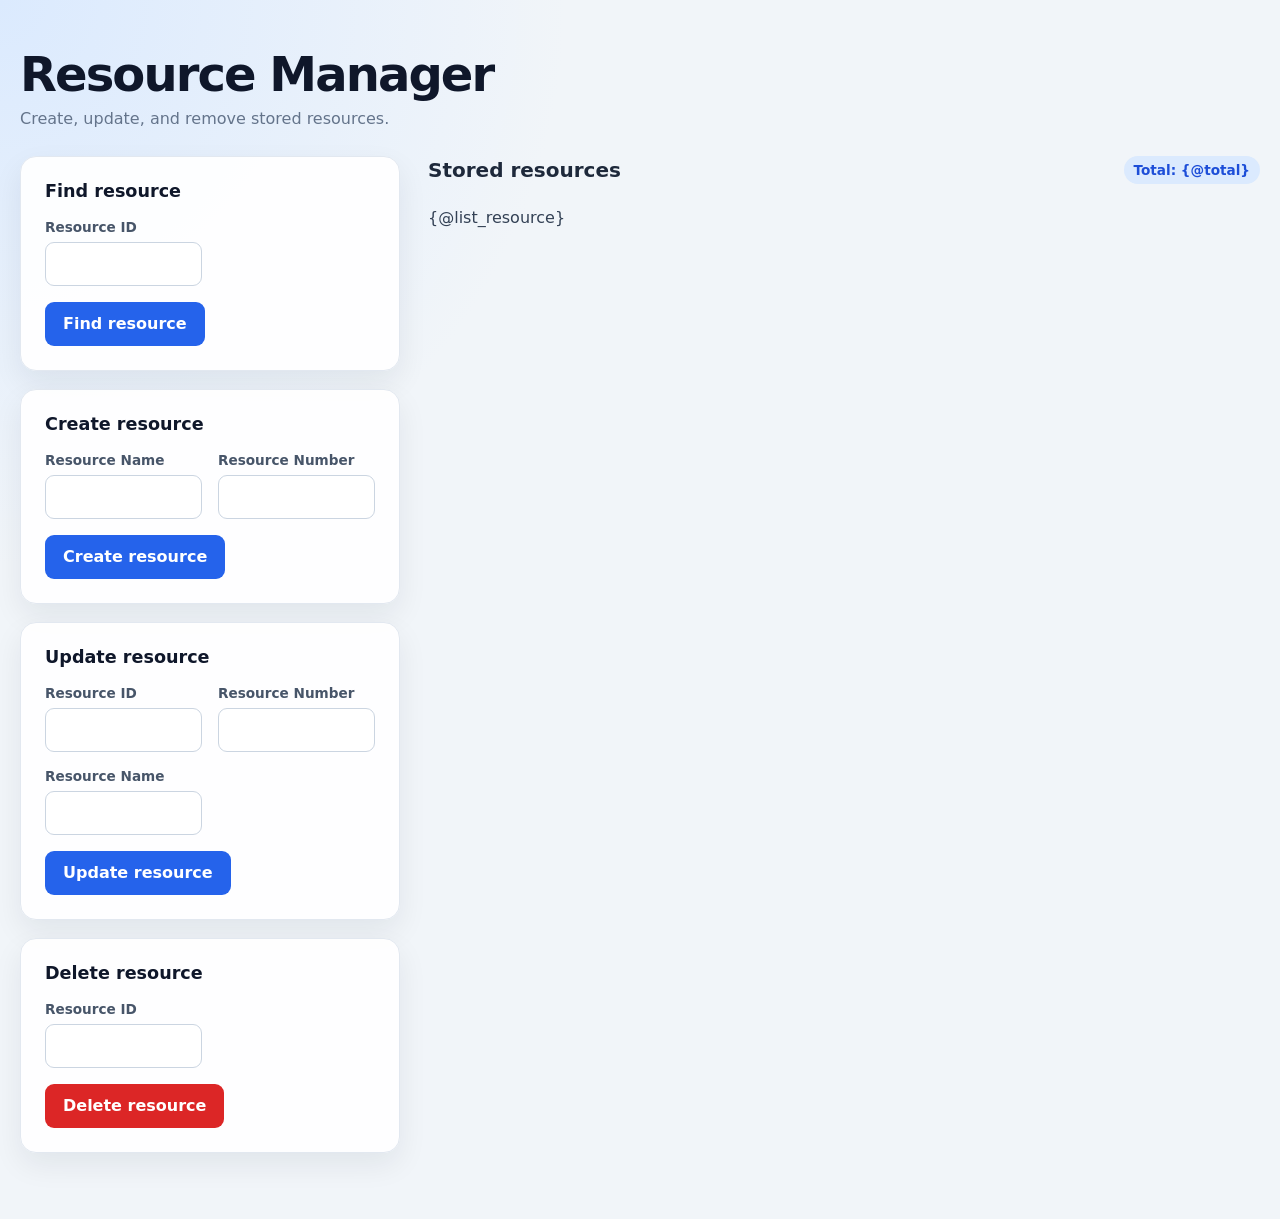
<file: templates/resource.html>
<!doctype html>
<html lang="en">
  <head>
    <meta charset="UTF-8" />
    <meta name="viewport" content="width=device-width, initial-scale=1" />
    <title>Resource Manager</title>
    <style>
      :root {
        color-scheme: light;
        font-family:
          Inter, ui-sans-serif, system-ui, -apple-system, BlinkMacSystemFont,
          "Segoe UI", sans-serif;
        color: #1e293b;
        background: #f1f5f9;
      }

      * {
        box-sizing: border-box;
      }

      body {
        min-height: 100vh;
        margin: 0;
        padding: 48px 20px;
        background:
          radial-gradient(circle at top left, #dbeafe 0, transparent 32%),
          #f1f5f9;
      }

      main {
        width: min(1280px, 100%);
        margin: 0 auto;
      }

      .page-header {
        margin-bottom: 28px;
      }

      h1,
      h2,
      p {
        margin-top: 0;
      }

      h1 {
        margin-bottom: 8px;
        font-size: clamp(2rem, 5vw, 3rem);
        line-height: 1.1;
        letter-spacing: -0.04em;
        color: #0f172a;
      }

      .subtitle {
        margin-bottom: 0;
        color: #64748b;
      }

      .card {
        margin-bottom: 18px;
        padding: 24px;
        border: 1px solid #e2e8f0;
        border-radius: 16px;
        background: rgba(255, 255, 255, 0.94);
        box-shadow: 0 12px 30px rgba(15, 23, 42, 0.07);
      }

      .card h2 {
        margin-bottom: 18px;
        font-size: 1.1rem;
        color: #0f172a;
      }

      .form-grid {
        display: grid;
        grid-template-columns: repeat(2, minmax(0, 1fr));
        gap: 16px;
        align-items: end;
      }

      .form-grid.update {
        grid-template-columns: repeat(2, minmax(0, 1fr));
      }

      .field {
        display: flex;
        flex-direction: column;
        gap: 7px;
      }

      label {
        font-size: 0.85rem;
        font-weight: 700;
        color: #475569;
      }

      input {
        width: 100%;
        min-height: 44px;
        padding: 10px 12px;
        border: 1px solid #cbd5e1;
        border-radius: 9px;
        background: #fff;
        color: #0f172a;
        font: inherit;
        outline: none;
        transition:
          border-color 150ms ease,
          box-shadow 150ms ease;
      }

      input:focus {
        border-color: #2563eb;
        box-shadow: 0 0 0 3px rgba(37, 99, 235, 0.14);
      }

      button {
        min-height: 44px;
        padding: 10px 18px;
        border: 0;
        border-radius: 9px;
        background: #2563eb;
        color: #fff;
        font: inherit;
        font-weight: 750;
        cursor: pointer;
        transition:
          transform 150ms ease,
          background 150ms ease;
      }

      button:hover {
        background: #1d4ed8;
        transform: translateY(-1px);
      }

      button:active {
        transform: translateY(0);
      }

      .form-grid > button {
        grid-column: 1 / -1;
        justify-self: start;
      }

      .delete-button {
        background: #dc2626;
      }

      .delete-button:hover {
        background: #b91c1c;
      }

      .workspace {
        display: grid;
        grid-template-columns: minmax(300px, 380px) minmax(0, 1fr);
        gap: 28px;
        align-items: start;
      }

      .controls, .results { min-width: 0; }
      .results-header {
        display: flex;
        flex-wrap: wrap;
        align-items: center;
        justify-content: space-between;
        gap: 12px;
        margin-bottom: 20px;
      }
      .results-header h2 { margin: 0; font-size: 1.25rem; }
      .resource-card {
        padding: 24px;
        border: 1px solid #e2e8f0;
        border-top: 3px solid #2563eb;
        border-radius: 14px;
        background: #fff;
        box-shadow: 0 8px 24px rgba(15, 23, 42, 0.04);
        min-width: 0;
      }
      .resource-id { color: #64748b; font-size: 0.8rem; font-weight: 700; }
      .resource-card h3 { margin: 12px 0 20px; color: #0f172a; }
      .resource-card dl { margin: 0; }
      .resource-card dt { font-size: 0.8rem; color: #64748b; }
      .resource-card dd { margin: 4px 0 0; font-size: 1.25rem; font-weight: 700; }
      .empty-state { grid-column: 1 / -1; padding: 32px; border: 1px dashed #cbd5e1; border-radius: 14px; }

      .resource-list {
        display: grid;
        grid-template-columns: repeat(auto-fit, minmax(min(100%, 230px), 1fr));
        gap: 18px;
        line-height: 1.7;
        overflow-wrap: anywhere;
        color: #334155;
      }

      .resource-total {
        display: inline-flex;
        margin-top: 0;
        padding: 6px 10px;
        border-radius: 999px;
        background: #dbeafe;
        color: #1d4ed8;
        font-size: 0.85rem;
        font-weight: 750;
      }

      @media (max-width: 800px) {
        .workspace { grid-template-columns: 1fr; }
        body {
          padding: 28px 14px;
        }

        .form-grid,
        .form-grid.update {
          grid-template-columns: 1fr;
        }

        .card {
          padding: 20px;
        }

        button {
          width: 100%;
        }
      }
    </style>
  </head>
  <body>
    <main>
      <header class="page-header">
        <h1>Resource Manager</h1>
        <p class="subtitle">Create, update, and remove stored resources.</p>
      </header>

      <div class="workspace">
        <aside class="controls" aria-label="Resource actions">
          <section class="card">
            <h2>Find resource</h2>
            <form class="form-grid" method="GET" action="/resources">
              <div class="field">
                <label for="find_r_id">Resource ID</label>
                <input id="find_r_id" type="number" name="id" min="1" max="4294967295" step="1" required />
              </div>
              <button type="submit">Find resource</button>
            </form>
          </section>

          <section class="card">
            <h2>Create resource</h2>
            <form class="form-grid" method="POST" action="/resources/create">
              <div class="field">
                <label for="create_r_name">Resource Name</label>
                <input id="create_r_name" type="text" name="create_r_name" value="" />
              </div>
              <div class="field">
                <label for="create_r_number">Resource Number</label>
                <input id="create_r_number" type="text" name="create_r_number" value="" />
              </div>
              <button type="submit">Create resource</button>
            </form>
          </section>

          <section class="card">
            <h2>Update resource</h2>
            <form class="form-grid update" method="POST" action="/resources/update">
              <div class="field">
                <label for="update_r_id">Resource ID</label>
                <input id="update_r_id" type="number" name="update_r_id" value="" />
              </div>
              <div class="field">
                <label for="update_r_number">Resource Number</label>
                <input
                  id="update_r_number"
                  type="number"
                  name="update_r_number"
                  value=""
                />
              </div>
              <div class="field">
                <label for="update_r_name">Resource Name</label>
                <input id="update_r_name" type="text" name="update_r_name" value="" />
              </div>
              <button type="submit">Update resource</button>
            </form>
          </section>

          <section class="card">
            <h2>Delete resource</h2>
            <form class="form-grid" method="POST" action="/resources/delete">
              <div class="field">
                <label for="delete_r_id">Resource ID</label>
                <input id="delete_r_id" type="number" name="delete_r_id" value="" />
              </div>
              <button class="delete-button" type="submit">Delete resource</button>
            </form>
          </section>


        </aside>
        <section class="results" aria-labelledby="results-title">
          <header class="results-header">
            <h2 id="results-title">Stored resources</h2>
            <span class="resource-total">Total: {@total}</span>
          </header>
          <div class="resource-list">{@list_resource}</div>
        </section>
      </div>
    </main>
  </body>
</html>
</file>
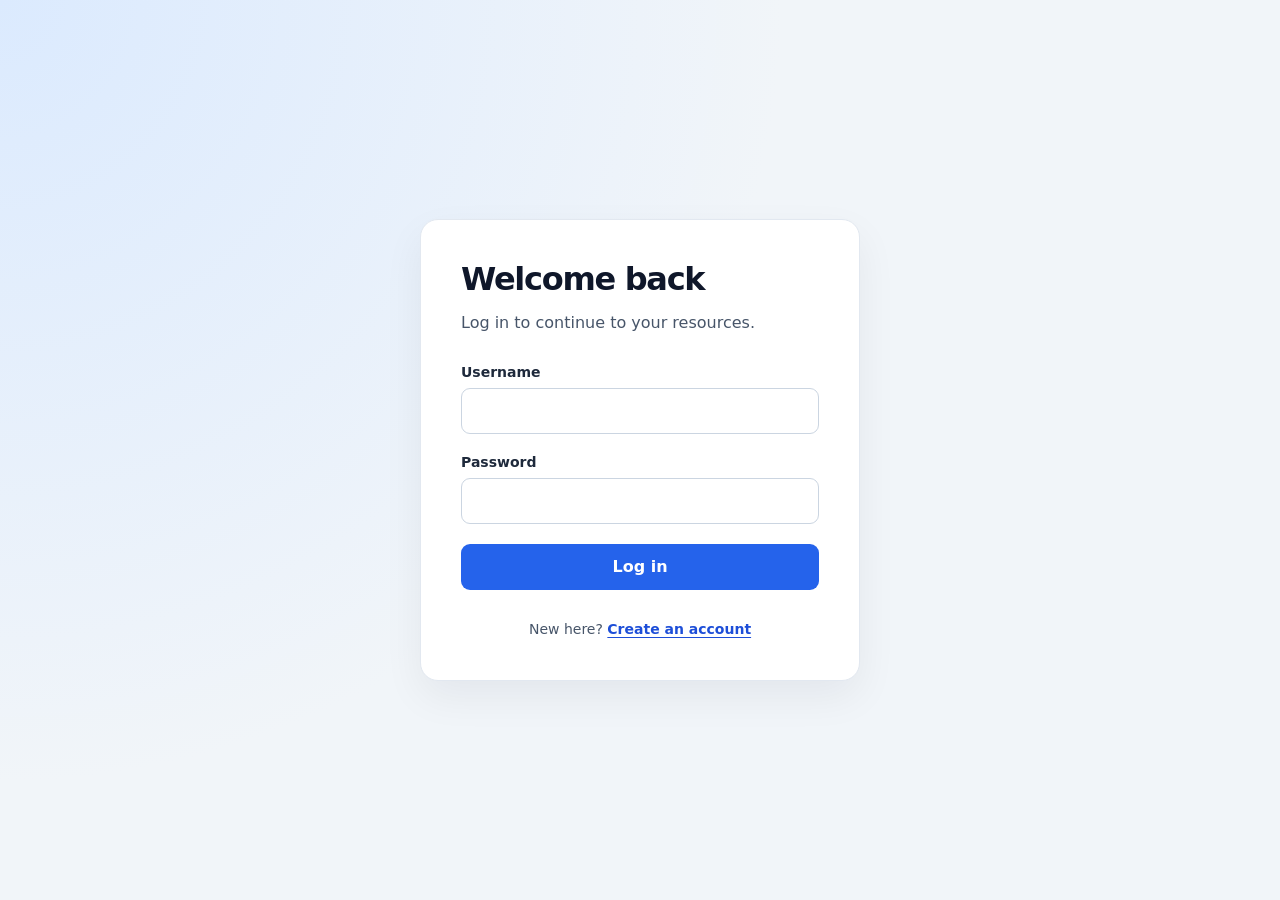
<file: templates/auth/login.html>
<!DOCTYPE html>
<html lang="en">
<head>
    <meta charset="UTF-8">
    <meta name="viewport" content="width=device-width, initial-scale=1.0">
    <title>Log in</title>
    <link rel="stylesheet" href="/static/css/login.css">
</head>
<body>
    <main class="auth-card">
        <header>
            <h1>Welcome back</h1>
            <p>Log in to continue to your resources.</p>
        </header>
        <form method="POST" action="/login">
            <div class="field">
                <label for="username">Username</label>
                <input id="username" name="username" type="text" autocomplete="username" autocapitalize="none" spellcheck="false" required>
            </div>
            <div class="field">
                <label for="password">Password</label>
                <input id="password" name="password" type="password" autocomplete="current-password" required>
            </div>
            <button type="submit">Log in</button>
        </form>
        <p class="auth-footer">New here? <a href="/register">Create an account</a></p>
    </main>
</body>
</html>
</file>
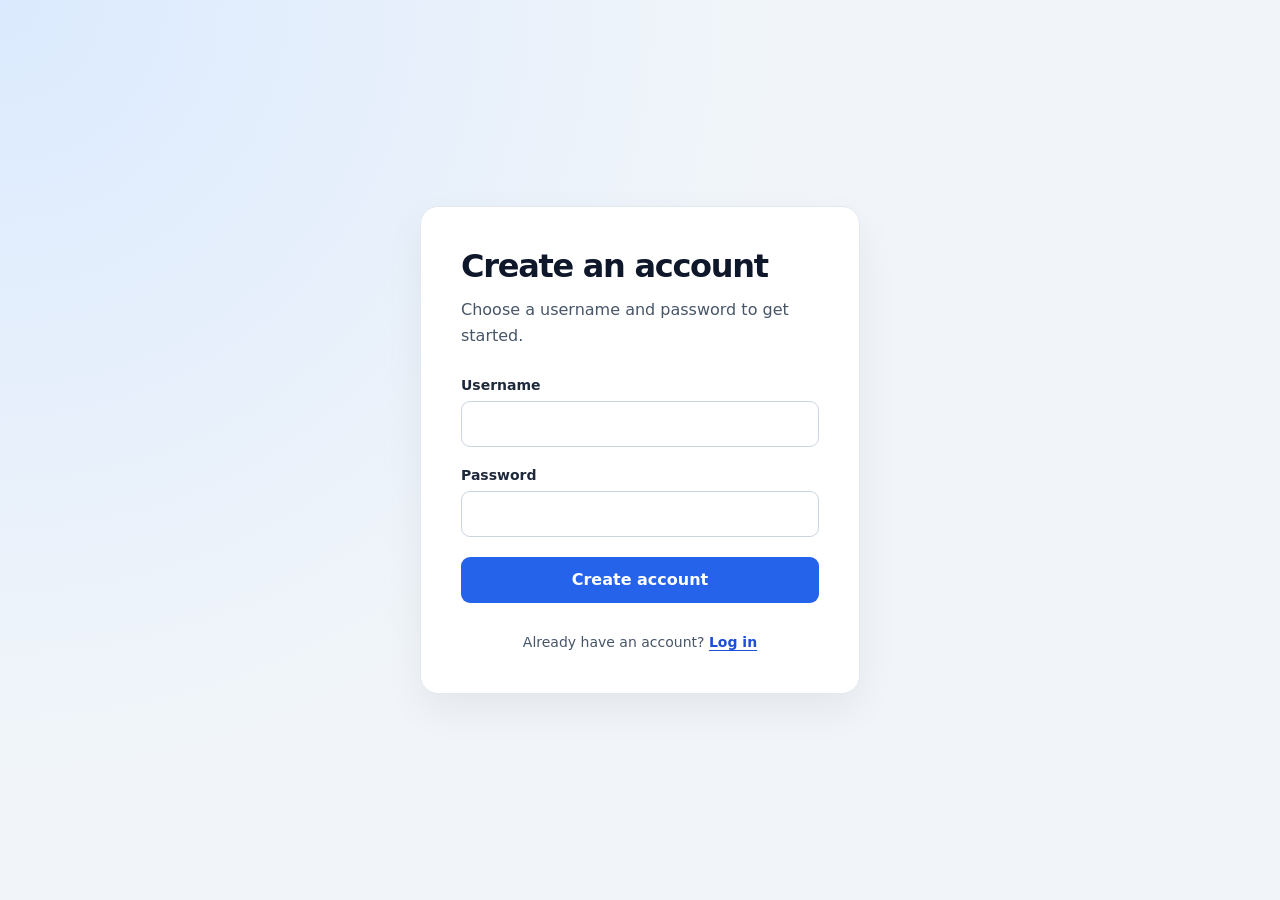
<file: templates/auth/register.html>
<!DOCTYPE html>
<html lang="en">
<head>
    <meta charset="UTF-8">
    <meta name="viewport" content="width=device-width, initial-scale=1.0">
    <title>Create an account</title>
    <link rel="stylesheet" href="/static/css/login.css">
</head>
<body>
    <main class="auth-card">
        <header>
            <h1>Create an account</h1>
            <p>Choose a username and password to get started.</p>
        </header>
        <form method="POST" action="/register">
            <div class="field">
                <label for="username">Username</label>
                <input id="username" name="username" type="text" autocomplete="username" autocapitalize="none" spellcheck="false" required>
            </div>
            <div class="field">
                <label for="password">Password</label>
                <input id="password" name="password" type="password" autocomplete="new-password" required>
            </div>
            <button type="submit">Create account</button>
        </form>
        <p class="auth-footer">Already have an account? <a href="/login">Log in</a></p>
    </main>
</body>
</html>
</file>
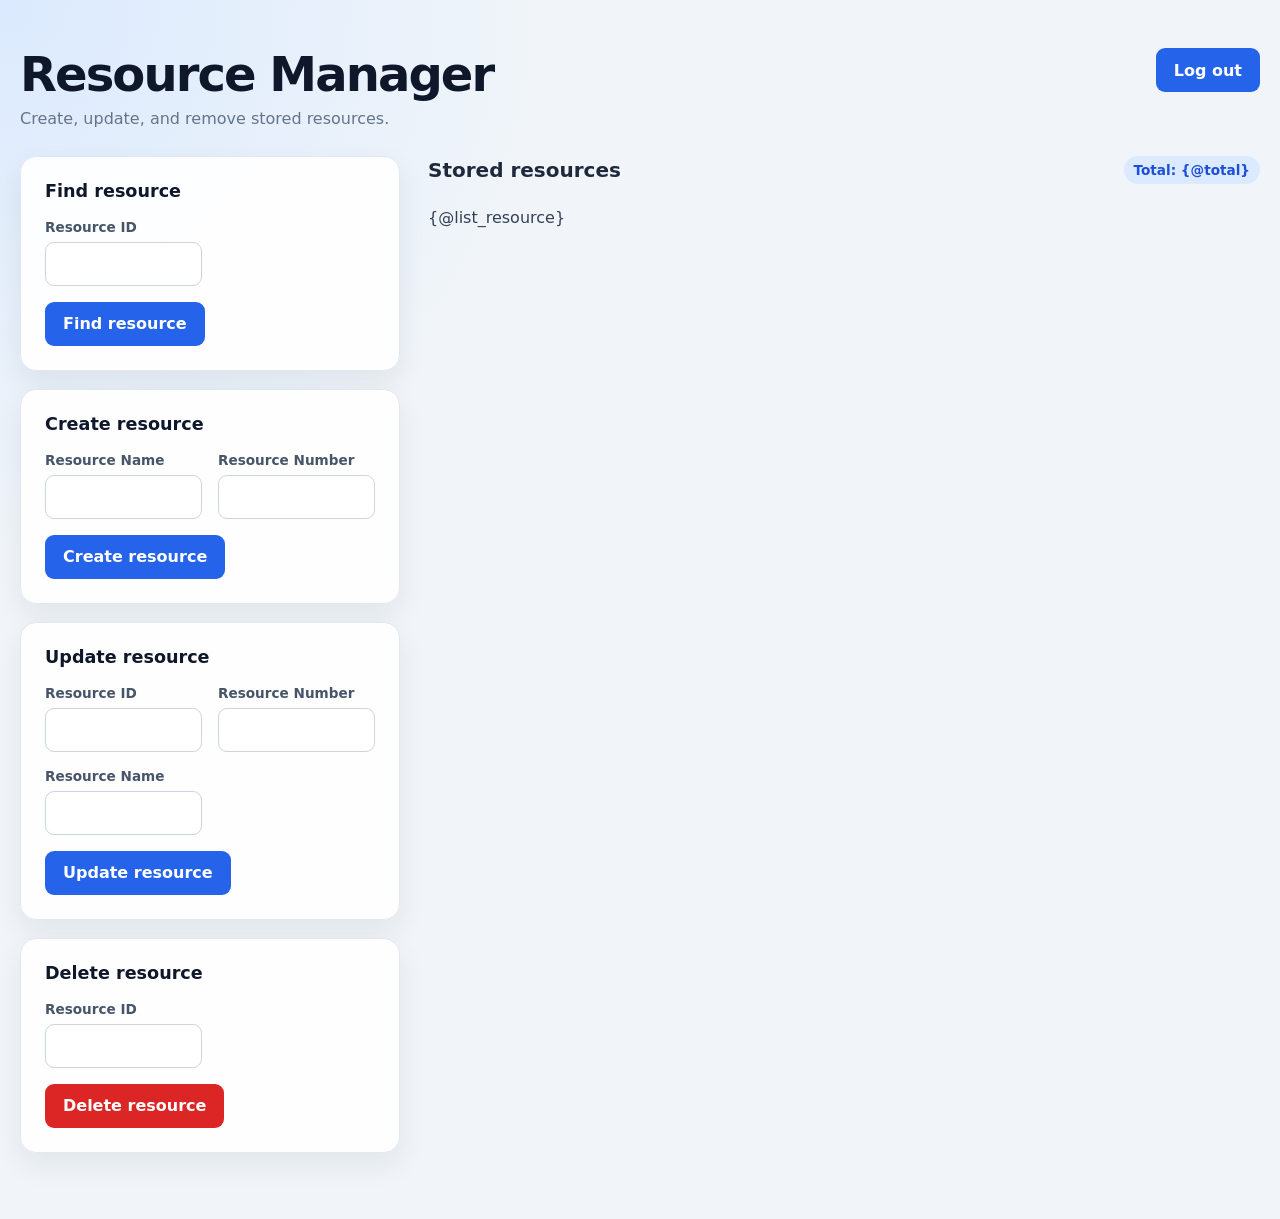
<file: templates/resource/resource.html>
<!doctype html>
<html lang="en">
  <head>
    <meta charset="UTF-8" />
    <meta name="viewport" content="width=device-width, initial-scale=1" />
    <title>Resource Manager</title>
    <link rel="stylesheet" href="/static/css/resource.css" />
    <link rel="stylesheet" href="/static/css/card.css" />
  </head>
  <body>
    <main>
      <header class="page-header">
        <h1>Resource Manager</h1>
        <p class="subtitle">Create, update, and remove stored resources.</p>
        <form method="POST" action="/logout">
          <button type="submit">Log out</button>
        </form>
      </header>

      <div class="workspace">
        <aside class="controls" aria-label="Resource actions">
          <section class="card">
            <h2>Find resource</h2>
            <form class="form-grid" method="GET" action="/resources">
              <div class="field">
                <label for="find_r_id">Resource ID</label>
                <input id="find_r_id" type="number" name="id" min="1" max="4294967295" step="1" required />
              </div>
              <button type="submit">Find resource</button>
            </form>
          </section>

          <section class="card">
            <h2>Create resource</h2>
            <form class="form-grid" method="POST" action="/resources/create">
              <div class="field">
                <label for="create_r_name">Resource Name</label>
                <input id="create_r_name" type="text" name="create_r_name" value="" />
              </div>
              <div class="field">
                <label for="create_r_number">Resource Number</label>
                <input id="create_r_number" type="text" name="create_r_number" value="" />
              </div>
              <button type="submit">Create resource</button>
            </form>
          </section>

          <section class="card">
            <h2>Update resource</h2>
            <form class="form-grid update" method="POST" action="/resources/update">
              <div class="field">
                <label for="update_r_id">Resource ID</label>
                <input id="update_r_id" type="number" name="update_r_id" value="" />
              </div>
              <div class="field">
                <label for="update_r_number">Resource Number</label>
                <input
                  id="update_r_number"
                  type="number"
                  name="update_r_number"
                  value=""
                />
              </div>
              <div class="field">
                <label for="update_r_name">Resource Name</label>
                <input id="update_r_name" type="text" name="update_r_name" value="" />
              </div>
              <button type="submit">Update resource</button>
            </form>
          </section>

          <section class="card">
            <h2>Delete resource</h2>
            <form class="form-grid" method="POST" action="/resources/delete">
              <div class="field">
                <label for="delete_r_id">Resource ID</label>
                <input id="delete_r_id" type="number" name="delete_r_id" value="" />
              </div>
              <button class="delete-button" type="submit">Delete resource</button>
            </form>
          </section>


        </aside>
        <section class="results" aria-labelledby="results-title">
          <header class="results-header">
            <h2 id="results-title">Stored resources</h2>
            <span class="resource-total">Total: {@total}</span>
          </header>
          <div class="resource-list">{@list_resource}</div>
        </section>
      </div>
    </main>
  </body>
</html>
</file>
<file: static/css/login.css>
:root {
  color-scheme: light;
  font-family: Inter, ui-sans-serif, system-ui, -apple-system, BlinkMacSystemFont, "Segoe UI", sans-serif;
  color: #1e293b;
  background: #f1f5f9;
}

* {
  box-sizing: border-box;
}

body {
  min-height: 100vh;
  margin: 0;
  padding: 48px 20px;
  display: grid;
  place-items: center;
  background: radial-gradient(circle at top left, #dbeafe 0, transparent 50%), #f1f5f9;
}

.auth-card {
  width: min(440px, 100%);
  min-width: 0;
  padding: clamp(24px, 6vw, 40px);
  border: 1px solid #e2e8f0;
  border-radius: 18px;
  background: #fff;
  box-shadow: 0 16px 40px rgba(15, 23, 42, 0.06);
}

h1 {
  margin: 0 0 12px;
  color: #0f172a;
  font-size: clamp(1.75rem, 5vw, 2rem);
  line-height: 1.2;
  letter-spacing: -0.04em;
}

p {
  margin: 0;
  color: #475569;
  line-height: 1.6;
}

form {
  display: grid;
  gap: 20px;
  margin-top: 28px;
}

.field {
  display: grid;
  gap: 8px;
  min-width: 0;
}

label {
  font-size: 0.875rem;
  font-weight: 700;
}

input,
button {
  width: 100%;
  min-width: 0;
  min-height: 46px;
  padding: 11px 12px;
  border-radius: 9px;
  font: inherit;
}

input {
  border: 1px solid #cbd5e1;
  background: #fff;
  color: #0f172a;
}

button {
  border: 0;
  background: #2563eb;
  color: #fff;
  font-weight: 700;
  cursor: pointer;
}

button:hover {
  background: #1d4ed8;
}

a {
  color: #1d4ed8;
  font-weight: 600;
  text-underline-offset: 3px;
}

a:hover {
  color: #1e40af;
}

input:focus-visible,
button:focus-visible,
a:focus-visible {
  outline: 3px solid #2563eb;
  outline-offset: 3px;
}

.auth-footer {
  margin-top: 28px;
  text-align: center;
  font-size: 0.875rem;
}
</file>
<file: static/css/resource.css>
:root {
  color-scheme: light;
  font-family:
    Inter, ui-sans-serif, system-ui, -apple-system, BlinkMacSystemFont,
    "Segoe UI", sans-serif;
  color: #1e293b;
  background: #f1f5f9;
}

* {
  box-sizing: border-box;
}

body {
  min-height: 100vh;
  margin: 0;
  padding: 48px 20px;
  background:
    radial-gradient(circle at top left, #dbeafe 0, transparent 32%),
    #f1f5f9;
}

main {
  width: min(1280px, 100%);
  margin: 0 auto;
}

.page-header {
  display: grid;
  grid-template-columns: minmax(0, 1fr) auto;
  column-gap: 20px;
  align-items: start;
  margin-bottom: 28px;
}

.page-header .subtitle {
  grid-column: 1;
}

.page-header > form {
  grid-column: 2;
  grid-row: 1 / 3;
}

h1,
h2,
p {
  margin-top: 0;
}

h1 {
  margin-bottom: 8px;
  font-size: clamp(2rem, 5vw, 3rem);
  line-height: 1.1;
  letter-spacing: -0.04em;
  color: #0f172a;
}

.subtitle {
  margin-bottom: 0;
  color: #64748b;
}

.form-grid {
  display: grid;
  grid-template-columns: repeat(2, minmax(0, 1fr));
  gap: 16px;
  align-items: end;
}

.form-grid.update {
  grid-template-columns: repeat(2, minmax(0, 1fr));
}

.field {
  display: flex;
  flex-direction: column;
  gap: 7px;
}

label {
  font-size: 0.85rem;
  font-weight: 700;
  color: #475569;
}

input {
  width: 100%;
  min-height: 44px;
  padding: 10px 12px;
  border: 1px solid #cbd5e1;
  border-radius: 9px;
  background: #fff;
  color: #0f172a;
  font: inherit;
  outline: none;
  transition:
    border-color 150ms ease,
    box-shadow 150ms ease;
}

input:focus {
  border-color: #2563eb;
  box-shadow: 0 0 0 3px rgba(37, 99, 235, 0.14);
}

button {
  min-height: 44px;
  padding: 10px 18px;
  border: 0;
  border-radius: 9px;
  background: #2563eb;
  color: #fff;
  font: inherit;
  font-weight: 750;
  cursor: pointer;
  transition:
    transform 150ms ease,
    background 150ms ease;
}

button:hover {
  background: #1d4ed8;
  transform: translateY(-1px);
}

button:active {
  transform: translateY(0);
}

.form-grid > button {
  grid-column: 1 / -1;
  justify-self: start;
}

.delete-button {
  background: #dc2626;
}

.delete-button:hover {
  background: #b91c1c;
}

.workspace {
  display: grid;
  grid-template-columns: minmax(300px, 380px) minmax(0, 1fr);
  gap: 28px;
  align-items: start;
}

.controls, .results { min-width: 0; }
.results-header {
  display: flex;
  flex-wrap: wrap;
  align-items: center;
  justify-content: space-between;
  gap: 12px;
  margin-bottom: 20px;
}
.results-header h2 { margin: 0; font-size: 1.25rem; }
.empty-state { grid-column: 1 / -1; padding: 32px; border: 1px dashed #cbd5e1; border-radius: 14px; }

.resource-list {
  display: grid;
  grid-template-columns: repeat(auto-fit, minmax(min(100%, 230px), 1fr));
  gap: 18px;
  line-height: 1.7;
  overflow-wrap: anywhere;
  color: #334155;
}

.resource-total {
  display: inline-flex;
  margin-top: 0;
  padding: 6px 10px;
  border-radius: 999px;
  background: #dbeafe;
  color: #1d4ed8;
  font-size: 0.85rem;
  font-weight: 750;
}

@media (max-width: 800px) {
  .workspace { grid-template-columns: 1fr; }
  body {
    padding: 28px 14px;
  }

  .form-grid,
  .form-grid.update {
    grid-template-columns: 1fr;
  }

  button {
    width: 100%;
  }
}
</file>
<file: static/css/card.css>
.card {
  margin-bottom: 18px;
  padding: 24px;
  border: 1px solid #e2e8f0;
  border-radius: 16px;
  background: rgba(255, 255, 255, 0.94);
  box-shadow: 0 12px 30px rgba(15, 23, 42, 0.07);
}
.card h2 {
  margin-bottom: 18px;
  font-size: 1.1rem;
  color: #0f172a;
}
.resource-card {
  padding: 24px;
  border: 1px solid #e2e8f0;
  border-top: 3px solid #2563eb;
  border-radius: 14px;
  background: #fff;
  box-shadow: 0 8px 24px rgba(15, 23, 42, 0.04);
  min-width: 0;
}
.resource-id { color: #64748b; font-size: 0.8rem; font-weight: 700; }
.resource-card h3 { margin: 12px 0 20px; color: #0f172a; }
.resource-card dl { margin: 0; }
.resource-card dt { font-size: 0.8rem; color: #64748b; }
.resource-card dd { margin: 4px 0 0; font-size: 1.25rem; font-weight: 700; }

@media (max-width: 800px) {
  .card {
    padding: 20px;
  }
}
</file>
